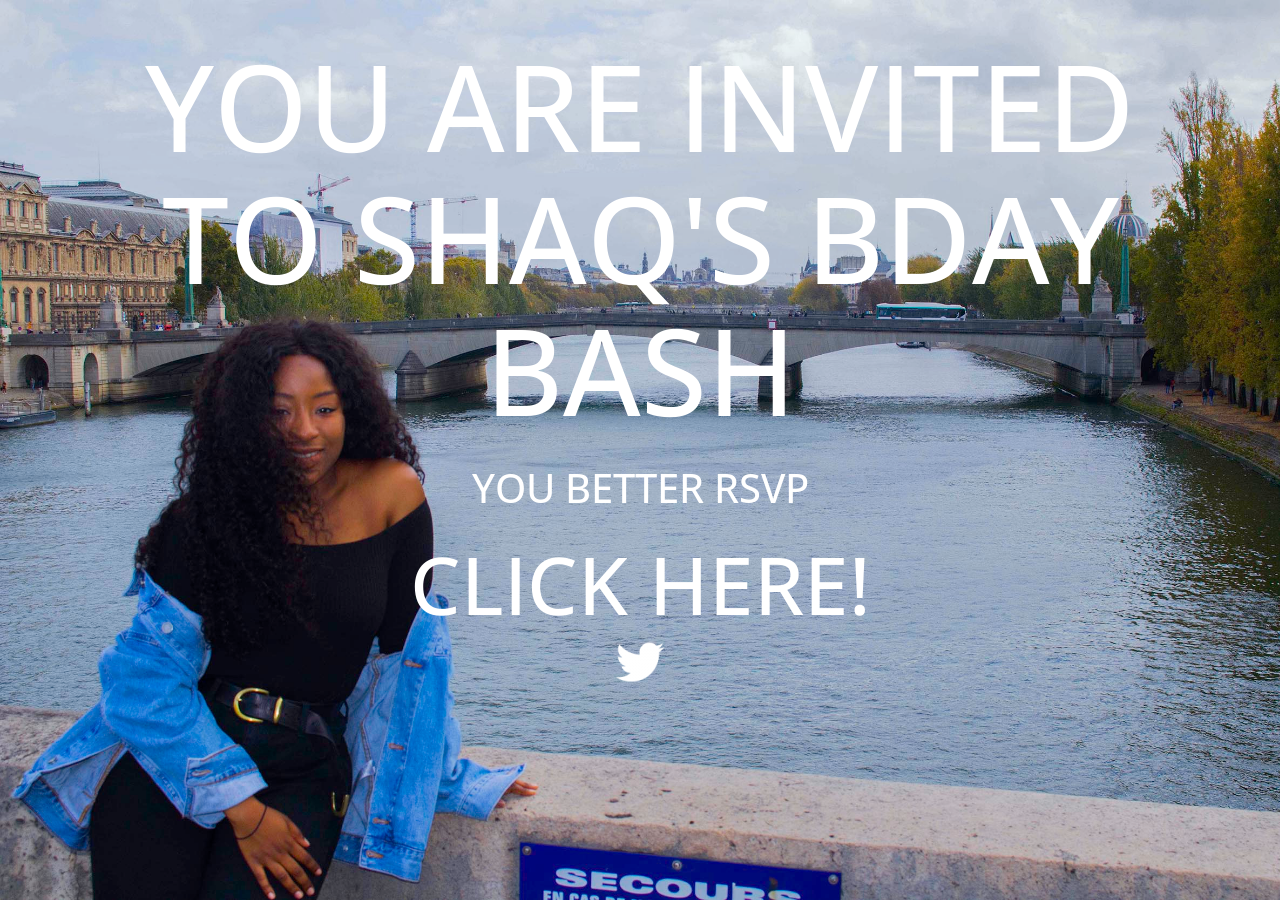
<file: index.html>
<!DOCTYPE html>
<html>


<head>

<link href="./dist/css/bootstrap.css" rel="stylesheet">
<link href="index.css" type="text/css" rel="stylesheet">
<link href="https://fonts.googleapis.com/css?family=Open+Sans:800i" rel="stylesheet">




<!-- Global site tag (gtag.js) - Google Analytics -->
<script async src="https://www.googletagmanager.com/gtag/js?id=UA-109825851-1"></script>
<script>
  window.dataLayer = window.dataLayer || [];
  function gtag(){dataLayer.push(arguments);}
  gtag('js', new Date());

  gtag('config', 'UA-109825851-1');
</script>

<script src="https://ajax.googleapis.com/ajax/libs/jquery/3.3.1/jquery.min.js"></script>
<script type="text/javascript" src="index.js"></script>

<meta name="viewport" content="width=device-width, inital-scale=1.0">


<title>YOU ARE INVITED TO SHAQ'S BDAY BASH</title>

</head>



<body>

<div id="rainbow">
<div class="container" >
      <div class="col-sm-12">
        <br>
        <h1>YOU ARE INVITED TO SHAQ'S BDAY BASH</h1>
      </div>
</div>

<div class="container" >
      <div align="center" class="col-sm-12">
        <h2>YOU BETTER RSVP</h2>
      </div>
</div>

<div id="clickhere" class="container" >
        <div align="center" class="col-sm-12">
        <h3><a href="rspv.html"> CLICK HERE!</a></h3>
        </div>
</div>


<div>
  <div id="twitter" class="container">
  <div align="center" class="col-sm-12">
  <a target="_blank"
  href="https://twitter.com/intent/tweet?text=SHAQ%20IS%20HAVIN%20A%20PARTAY!%20RSVP%20NOW%20https://evie4411.github.io/20112017/">
  <img src="https://evie4411.github.io/20112017/images/twitter.png"></a>
</div>



</div>
</div>
</div>





</body>


<!-- Sandwich from: © Kosoff | <a href="http://www.dreamstime.com/">Dreamstime Stock Photos</a> & <a href="http://www.stockfreeimages.com/">Stock Free Images</a> -->
</html>
</file>
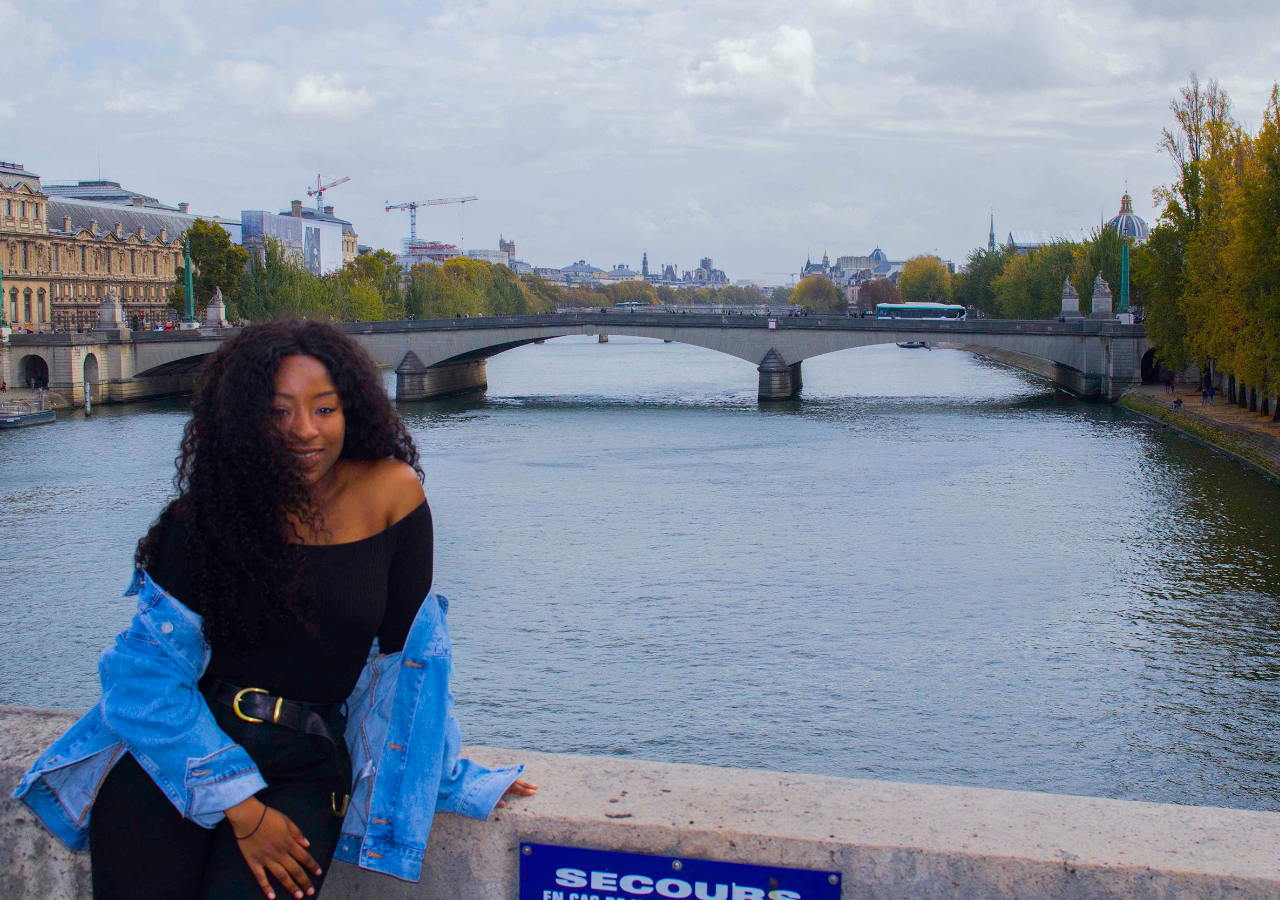
<file: rspv.html>
<!DOCTYPE html>
<html>


<head>

<link href="./dist/css/bootstrap.css" rel="stylesheet">
<link href="index.css" type="text/css" rel="stylesheet">
<script type="text/javascript" src="index.js"></script>
<link href="https://fonts.googleapis.com/css?family=Open+Sans:800i" rel="stylesheet">

<script src="http://maxcdn.bootstrapcdn.com/bootstrap/3.3.5/js/bootstrap.min.js"></script>
<script src="https://ajax.googleapis.com/ajax/libs/jquery/2.1.4/jquery.min.js"></script>
<script src="https://ajax.googleapis.com/ajax/libs/jquery/1.11.3/jquery.min.js"></script>

<!-- Global site tag (gtag.js) - Google Analytics -->
<script async src="https://www.googletagmanager.com/gtag/js?id=UA-109825851-1"></script>
<script>
  window.dataLayer = window.dataLayer || [];
  function gtag(){dataLayer.push(arguments);}
  gtag('js', new Date());

  gtag('config', 'UA-109825851-1');
</script>


<meta name="viewport" content="width=device-width, inital-scale=1.0">

<iframe src="https://docs.google.com/forms/d/e/1FAIpQLSev8EUUsW3YPHit6KuUKkdWaQQQo2pCeogwxW29dQn74LIEYA/viewform?embedded=true" width="1280" height="800" frameborder="0" marginheight="0" marginwidth="0">Loading...</iframe>
</file>
<file: index.css>
h1{
color: white;
text-align: center;
font-family: 'Open Sans', sans-serif;
font-size: 120px;
}

#clickhere h3 a{
  color: white;
  text-align: center;
  font-family: 'Open Sans', sans-serif;
  font-size: 80px;

}

h1:hover,
#clickhere a:hover{
-webkit-animation:rainbow 1s infinite;
-ms-animation:rainbow 1s infinite;
-o-animation:rainbow 1s infinite;
animation:rainbow 1s infinite;
text-decoration: none;
}

@-webkit-keyframes rainbow {
0% {color: #ff0000;}
10% {color: #ff8000;}
20% {color: #ffff00;}
30% {color: #80ff00;}
40% {color: #00ff00;}
50% {color: #00ff80;}
60% {color: #00ffff;}
70% {color: #0080ff;}
80% {color: #0000ff;}
90% {color: #8000ff;}
100% {color: #ff0080;}
}

@-ms-keyframes rainbow {
0% {color: #ff0000;}
10% {color: #ff8000;}
20% {color: #ffff00;}
30% {color: #80ff00;}
40% {color: #00ff00;}
50% {color: #00ff80;}
60% {color: #00ffff;}
70% {color: #0080ff;}
80% {color: #0000ff;}
90% {color: #8000ff;}
100% {color: #ff0080;}
}

@-o-keyframes rainbow {
0% {color: #ff0000;}
10% {color: #ff8000;}
20% {color: #ffff00;}
30% {color: #80ff00;}
40% {color: #00ff00;}
50% {color: #00ff80;}
60% {color: #00ffff;}
70% {color: #0080ff;}
80% {color: #0000ff;}
90% {color: #8000ff;}
100% {color: #ff0080;}
}

@keyframes rainbow {
0% {color: #ff0000;}
10% {color: #ff8000;}
20% {color: #ffff00;}
30% {color: #80ff00;}
40% {color: #00ff00;}
50% {color: #00ff80;}
60% {color: #00ffff;}
70% {color: #0080ff;}
80% {color: #0000ff;}
90% {color: #8000ff;}
100% {color: #ff0080;}
}




h2{
  color: white;
  text-align: center;
  font-family: 'Open Sans', sans-serif;
  font-size: 40px;

}



body {
  background-image: url("https://evie4411.github.io/20112017/images/IMG_0522.jpg");
  background-size:cover;
  background-attachment: fixed;
}

#twitter {
  color: white;
  text-align: center;
}
</file>
